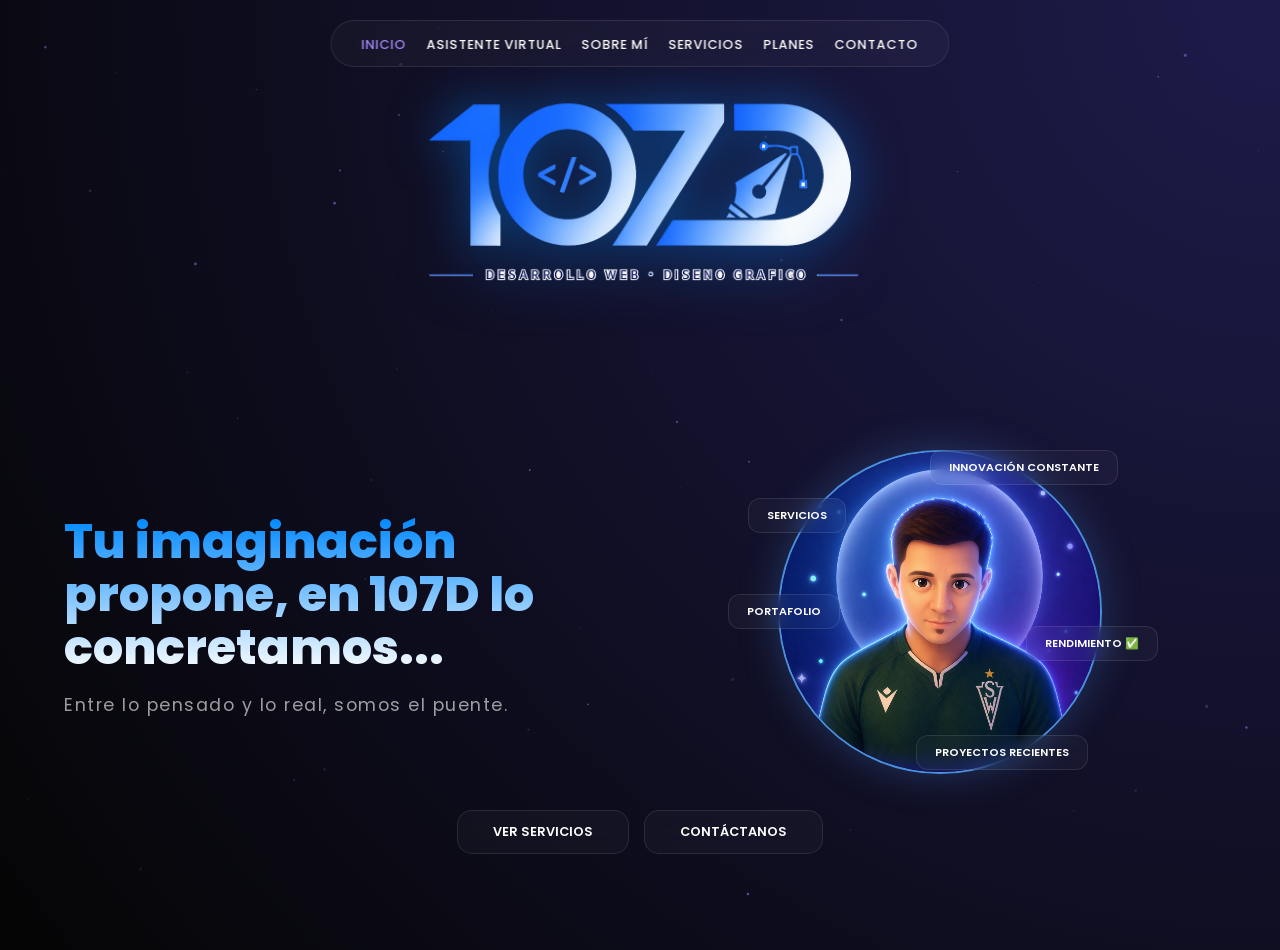
<file: index.html>
<!DOCTYPE html>
<html lang="es">
<head>
    <meta charset="UTF-8">
    <meta name="viewport" content="width=device-width, initial-scale=1.0">
    <title>107D | Tu Imaginación Concretada</title>
    <link href="https://fonts.googleapis.com/css2?family=Poppins:wght@300;400;600;800&display=swap" rel="stylesheet">
    <style>
        :root {
            --primary-bg: #050505;
            --glass: rgba(255, 255, 255, 0.03);
            --glass-border: rgba(255, 255, 255, 0.1);
            --accent: #a78bfa;
            --accent-blue: #4a90e2;
            --main-gradient: linear-gradient(to bottom, #0088ff 0%, #ffffff 100%);
        }

        body {
            background-color: var(--primary-bg);
            background-image: radial-gradient(circle at top right, #1e1b4b, #050505);
            color: white;
            font-family: 'Poppins', sans-serif;
            margin: 0;
            padding: 0;
            min-height: 100vh;
            overflow-x: hidden;
        }

        #particle-canvas {
            position: fixed;
            top: 0;
            left: 0;
            width: 100%;
            height: 100%;
            z-index: -1;
            pointer-events: none;
        }

        /* Menú Superior */
        .glass-nav-top {
            position: fixed;
            top: 20px;
            left: 50%;
            transform: translateX(-50%);
            background: var(--glass);
            backdrop-filter: blur(10px);
            -webkit-backdrop-filter: blur(10px);
            border: 1px solid var(--glass-border);
            padding: 10px 30px;
            border-radius: 50px;
            z-index: 1000;
        }

        .nav-list {
            display: flex;
            list-style: none;
            margin: 0;
            padding: 0;
            gap: 20px;
        }

        .nav-list a {
            color: white;
            text-decoration: none;
            font-size: 0.8rem;
            font-weight: 500;
            text-transform: uppercase;
            letter-spacing: 1px;
            transition: 0.3s;
        }

        .nav-list a:hover, .nav-list a.active {
            color: var(--accent);
        }

        /* Contenedor Principal Ajustado */
        .main-content {
            padding-top: 50px;
            min-height: 100vh;
            display: flex;
            flex-direction: column;
            align-items: center;
            justify-content: flex-center;
            position: relative;
            z-index: 10;
            text-align: center;
        }

        /* LOGO CENTRADO ARRIBA */
        .logo-container {
            width: 100%;
            display: flex;
            justify-content: center;
            margin-bottom: 0px;
            margin-top: -100px;
            position: relative;
    z-index: 5;
        }

        .logo-central {
            width: 500px;
            max-width: 85%;
            height: auto;
            filter: drop-shadow(0 0 25px rgba(0, 136, 255, 0.5));
        }

        /* Layout de contenido inferior */
        .content-layout {
            display: grid;
            grid-template-columns: 1fr 1fr;
            width: 90%;
            max-width: 1200px;
            align-items: center;
            gap: 40px;
        }

        .text-side {
            text-align: left;
        }

        .text-side h1 {
            font-size: 3rem;
            font-weight: 800;
            line-height: 1.1;
            margin-bottom: 15px;
            background: var(--main-gradient);
            -webkit-background-clip: text;
            -webkit-text-fill-color: transparent;
        }

        .text-side p {
            font-size: 1.1rem;
            color: rgba(255,255,255,0.6);
            letter-spacing: 1.5px;
        }

        .visual-side {
            display: flex;
            justify-content: center;
            position: relative;
        }

        .character-wrapper {
            position: relative;
            width: 320px;
            height: 320px;
        }

        .character-img {
            width: 100%;
            height: 100%;
            border-radius: 50%;
            border: 2px solid var(--accent-blue);
            box-shadow: 0 0 40px rgba(74, 144, 226, 0.3);
            object-fit: cover;
            animation: float 6s ease-in-out infinite;
        }

        /* Etiquetas */
        .tag {
            position: absolute;
            background: var(--glass);
            backdrop-filter: blur(8px);
            border: 1px solid var(--glass-border);
            padding: 8px 18px;
            border-radius: 12px;
            font-size: 11px;
            font-weight: 600;
            text-transform: uppercase;
            color: #fff;
            z-index: 20;
            transition: 0.3s;
            cursor: pointer;
        }

        .tag:hover {
            border-color: var(--accent);
            background: rgba(167, 139, 250, 0.2);
            transform: scale(1.1);
        }

        .servicios { top: 15%; left: -30px; }
        .innovacion { top: 0; right: -20px; }
        .portafolio { top: 45%; left: -50px; }
        .rendimiento { top: 55%; right: -60px; }
        .recientes { bottom: 0; right: 10px; }

        /* Botones Inferiores */
        .bottom-panel {
            margin-top: 40px;
            margin-bottom: 40px;
            display: flex;
            gap: 15px;
        }

        .btn-bottom {
            background: var(--glass);
            backdrop-filter: blur(10px);
            border: 1px solid var(--glass-border);
            color: white;
            padding: 12px 35px;
            border-radius: 15px;
            text-decoration: none;
            font-size: 0.8rem;
            font-weight: 600;
            text-transform: uppercase;
            transition: 0.3s;
        }

        .btn-bottom:hover {
            background: rgba(255,255,255,0.1);
            border-color: var(--accent);
            transform: translateY(-3px);
        }

        @keyframes float {
            0%, 100% { transform: translateY(0); }
            50% { transform: translateY(-20px); }
        }

        @media (max-width: 1000px) {
            .content-layout { grid-template-columns: 1fr; }
            .text-side { text-align: center; }
            .text-side h1 { font-size: 2.2rem; }
            .logo-central { width: 300px; }
            .main-content { padding-top: 120px; }
        }
    </style>
</head>
<body>

    <canvas id="particle-canvas"></canvas>

    <nav class="glass-nav-top">
        <ul class="nav-list">
            <li><a href="index.html" class="active">Inicio</a></li>
            <li><a href="canuia.html">Asistente Virtual</a></li>
            <li><a href="sobremi.html">Sobre Mí</a></li>
            <li><a href="servicios.html">Servicios</a></li>
            <li><a href="planes.html">Planes</a></li>
            <li><a href="contacto.html">Contacto</a></li>
        </ul>
    </nav>

    <main class="main-content">
        <div class="logo-container">
            <img src="https://elcanusw.github.io/testing/img107/logo107D.png" class="logo-central" alt="107D Logo">
        </div>

        <div class="content-layout">
            <div class="text-side">
                <h1>Tu imaginación propone, en 107D lo concretamos...</h1>
                <p>Entre lo pensado y lo real, somos el puente.</p>
            </div>

            <div class="visual-side">
                <div class="character-wrapper">
                    <img src="https://elcanusw.github.io/testing/img107/canuia2.png" alt="eLcAnu" class="character-img">
                    <div class="tag servicios" onclick="location.href='servicios.html'">Servicios</div>
                    <div class="tag innovacion">Innovación Constante</div>
                    <div class="tag portafolio">Portafolio</div>
                    <div class="tag rendimiento">Rendimiento ✅</div>
                    <div class="tag recientes">Proyectos Recientes</div>
                </div>
            </div>
        </div>

        <div class="bottom-panel">
            <a href="servicios.html" class="btn-bottom">Ver Servicios</a>
            <a href="contacto.html" class="btn-bottom">Contáctanos</a>
        </div>
    </main>

    <script>
        const canvas = document.getElementById('particle-canvas');
        const ctx = canvas.getContext('2d');
        let particles = [];

        function resize() {
            canvas.width = window.innerWidth;
            canvas.height = window.innerHeight;
            init();
        }

        class Particle {
            constructor() {
                this.x = Math.random() * canvas.width;
                this.y = Math.random() * canvas.height;
                this.size = Math.random() * 1.5 + 0.1;
                this.speedX = (Math.random() - 0.5) * 0.4;
                this.speedY = (Math.random() - 0.5) * 0.4;
                this.opacity = Math.random() * 0.5;
            }
            update() {
                this.x += this.speedX;
                this.y += this.speedY;
                if (this.x > canvas.width) this.x = 0;
                if (this.x < 0) this.x = canvas.width;
                if (this.y > canvas.height) this.y = 0;
                if (this.y < 0) this.y = canvas.height;
            }
            draw() {
                ctx.fillStyle = `rgba(167, 139, 250, ${this.opacity})`;
                ctx.beginPath();
                ctx.arc(this.x, this.y, this.size, 0, Math.PI * 2);
                ctx.fill();
            }
        }

        function init() {
            particles = [];
            const count = (canvas.width * canvas.height) / 15000;
            for (let i = 0; i < count; i++) {
                particles.push(new Particle());
            }
        }

        function animate() {
            ctx.clearRect(0, 0, canvas.width, canvas.height);
            particles.forEach(p => {
                p.update();
                p.draw();
            });
            requestAnimationFrame(animate);
        }

        window.addEventListener('resize', resize);
        resize();
        animate();
    </script>
</body>
</html>
</file>
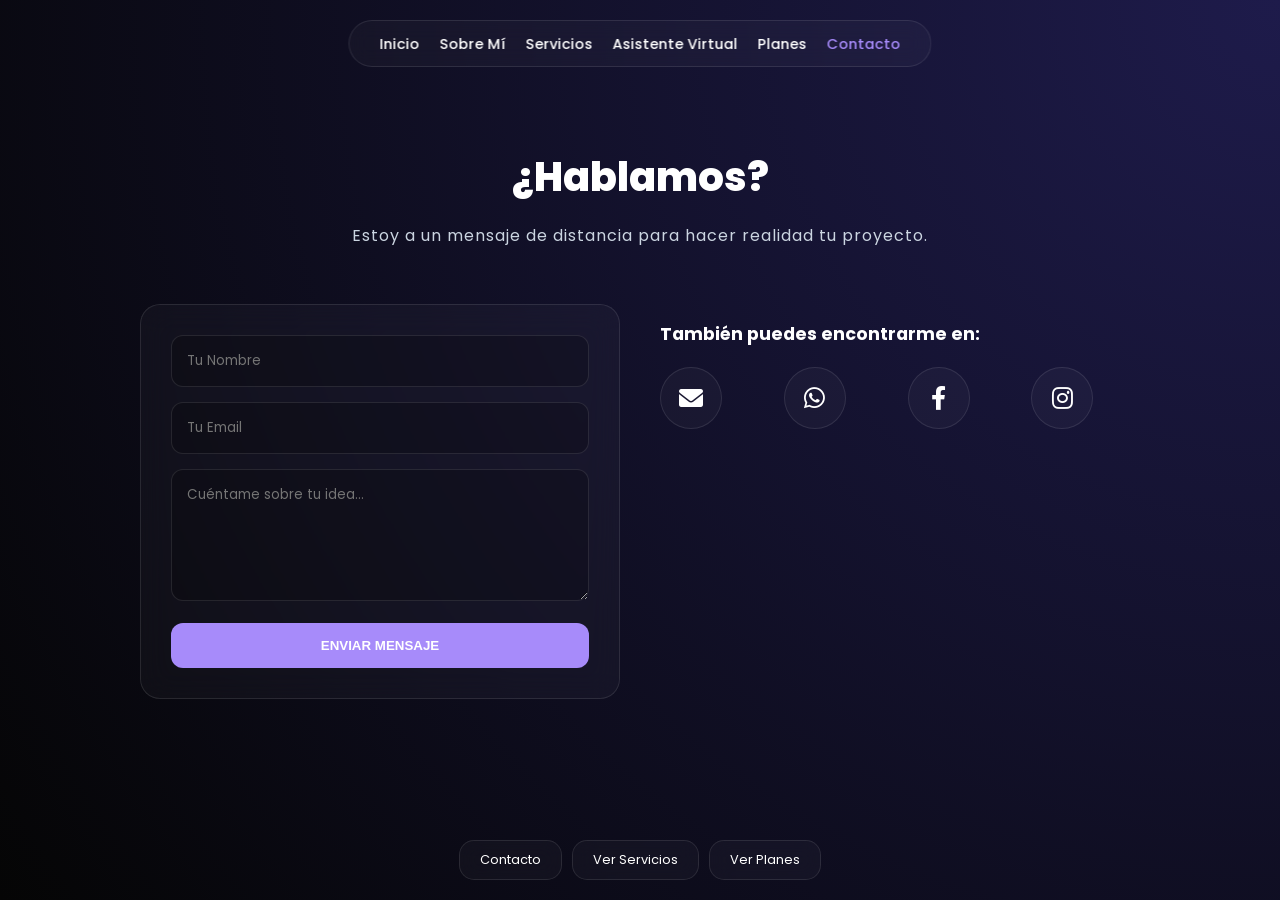
<file: contacto.html>
<!DOCTYPE html>
<html lang="es">
<head>
    <meta charset="UTF-8">
    <meta name="viewport" content="width=device-width, initial-scale=1.0">
    <title>Contacto - 107d</title>
    <link rel="stylesheet" href="style.css">
    <link rel="stylesheet" href="https://cdnjs.cloudflare.com/ajax/libs/font-awesome/6.0.0/css/all.min.css">
    <link href="https://fonts.googleapis.com/css2?family=Poppins:wght@300;400;600;800&display=swap" rel="stylesheet">
    
    <style>
        /* Estilos específicos para el formulario de contacto */
        .contact-wrapper {
            display: grid;
            grid-template-columns: repeat(auto-fit, minmax(300px, 1fr));
            gap: 40px;
            width: 90%;
            max-width: 1000px;
            margin-top: 40px;
        }

        .contact-card {
            background: var(--glass);
            backdrop-filter: blur(15px);
            border: 1px solid var(--glass-border);
            padding: 30px;
            border-radius: 20px;
        }

        .neumorph-input {
            width: 100%;
            padding: 15px;
            margin-bottom: 15px;
            background: rgba(0, 0, 0, 0.2);
            border: 1px solid var(--glass-border);
            border-radius: 12px;
            color: white;
            font-family: 'Poppins', sans-serif;
            box-sizing: border-box; /* Importante para que no se salga del cuadro */
        }

        .btn-send {
            width: 100%;
            background: var(--accent);
            color: white;
            border: none;
            padding: 15px;
            border-radius: 12px;
            font-weight: 600;
            text-transform: uppercase;
            cursor: pointer;
            transition: 0.3s;
        }

        .btn-send:hover {
            filter: brightness(1.2);
            transform: scale(1.02);
        }

        .social-grid {
            display: grid;
            grid-template-columns: repeat(auto-fit, minmax(60px, 1fr));
            gap: 15px;
            margin-top: 20px;
        }

        .social-item {
            font-size: 1.5rem;
            color: white;
            background: var(--glass);
            width: 60px;
            height: 60px;
            display: flex;
            align-items: center;
            justify-content: center;
            border-radius: 50%;
            border: 1px solid var(--glass-border);
            text-decoration: none;
            transition: 0.3s;
        }

        .social-item:hover {
            background: var(--accent);
            transform: translateY(-5px);
        }
    </style>
</head>
<body>

    <nav class="glass-nav-top">
        <ul class="nav-list">
            <li><a href="index.html">Inicio</a></li>
            <li><a href="sobremi.html">Sobre Mí</a></li>
            <li><a href="servicios.html">Servicios</a></li>
            <li><a href="canuia.html">Asistente Virtual</a></li>
            <li><a href="planes.html">Planes</a></li>
            <li><a href="contacto.html" class="active">Contacto</a></li>
        </ul>
    </nav>

    <main class="main-content">
        <div class="header-section">
            <h1 style="font-weight: 800; font-size: 2.5rem; margin-bottom: 10px;">¿Hablamos?</h1>
            <p style="color: #cbd5e1; letter-spacing: 1px;">Estoy a un mensaje de distancia para hacer realidad tu proyecto.</p>
        </div>

        <div class="contact-wrapper">
            <div class="contact-card">
                <form action="https://formspree.io/f/mvzdlqzg" method="POST">
                    <input type="text" name="nombre" placeholder="Tu Nombre" class="neumorph-input" required>
                    <input type="email" name="email" placeholder="Tu Email" class="neumorph-input" required>
                    <textarea name="mensaje" placeholder="Cuéntame sobre tu idea..." class="neumorph-input" rows="5" required></textarea>
                    
                    <input type="hidden" name="_subject" value="Nuevo mensaje desde 107d Web">
                    <input type="hidden" name="_next" value="https://elcanusw.github.io/testing/index.html">
                    
                    <button type="submit" class="btn-send">Enviar Mensaje</button>
                </form>
            </div>

            <div class="social-side" style="text-align: left;">
                <h3 style="font-size: 1.1rem; margin-bottom: 20px;">También puedes encontrarme en:</h3>
                <div class="social-grid">
                    <a href="mailto:soluciones107d@gmail.com" class="social-item" title="Gmail"><i class="fas fa-envelope"></i></a>
                    <a href="https://wa.me/56974598279" target="_blank" class="social-item" title="WhatsApp"><i class="fab fa-whatsapp"></i></a>
                    <a href="https://www.facebook.com/share/1CRWgQrXHX/" target="_blank" class="social-item" title="Facebook"><i class="fab fa-facebook-f"></i></a>
                    <a href="https://instagram.com/tu-perfil" target="_blank" class="social-item" title="Instagram"><i class="fab fa-instagram"></i></a>
                </div>
            </div>
        </div>
    </main>

    <footer class="bottom-panel">
        <a href="contacto.html" class="btn-bottom">Contacto</a>
        <a href="servicios.html" class="btn-bottom">Ver Servicios</a>
        <a href="planes.html" class="btn-bottom">Ver Planes</a>
    </footer>

</body>
</html>
</file>
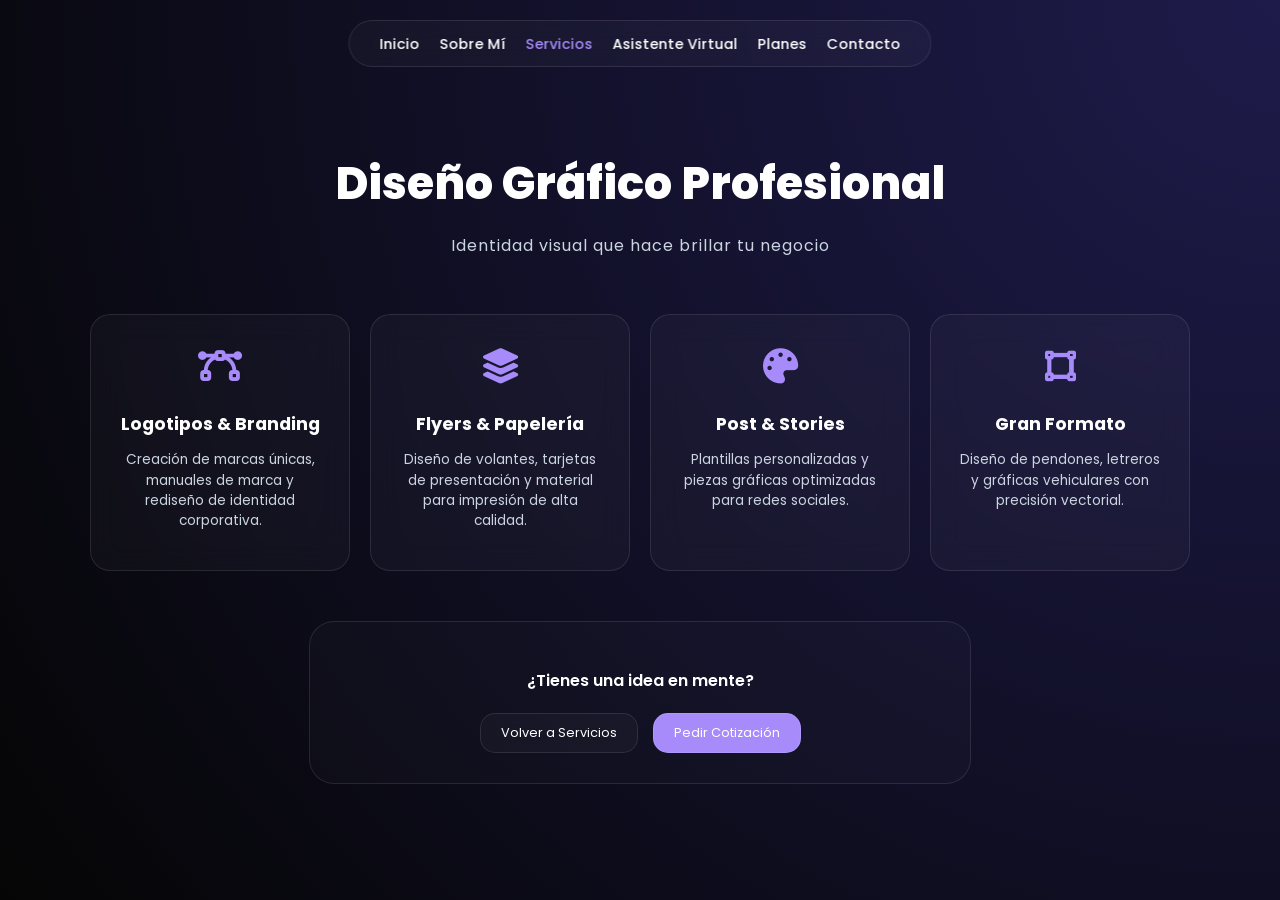
<file: diseno.html>
<!DOCTYPE html>
<html lang="es">
<head>
    <meta charset="UTF-8">
    <meta name="viewport" content="width=device-width, initial-scale=1.0">
    <title>Diseño Gráfico - 107D</title>
    <link rel="stylesheet" href="style.css">
    <link rel="stylesheet" href="https://cdnjs.cloudflare.com/ajax/libs/font-awesome/6.0.0/css/all.min.css">
    <link href="https://fonts.googleapis.com/css2?family=Poppins:wght@300;400;600;800&display=swap" rel="stylesheet">
    
    <style>
        /* Estilos específicos para la sección de diseño */
        .services-grid {
            display: grid;
            grid-template-columns: repeat(auto-fit, minmax(250px, 1fr));
            gap: 20px;
            width: 90%;
            max-width: 1100px;
            margin-top: 40px;
        }

        .service-item {
            background: var(--glass);
            backdrop-filter: blur(15px);
            border: 1px solid var(--glass-border);
            padding: 25px;
            border-radius: 20px;
            transition: 0.3s;
            text-align: center;
        }

        .service-item:hover {
            transform: translateY(-10px);
            background: rgba(255, 255, 255, 0.1);
            border-color: #a78bfa;
        }

        .icon-modern {
            font-size: 2.2rem;
            color: #a78bfa;
            margin-bottom: 15px;
        }

        .service-item h3 {
            font-size: 1.1rem;
            margin-bottom: 10px;
        }

        .service-item p {
            font-size: 0.85rem;
            color: #cbd5e1;
            line-height: 1.5;
        }

        .action-bar {
            margin-top: 50px;
            padding: 30px;
            background: rgba(255, 255, 255, 0.02);
            border-radius: 25px;
            border: 1px solid var(--glass-border);
            width: 85%;
            max-width: 600px;
        }

        .btn-highlight {
            background: #a78bfa !important;
            color: white !important;
        }
    </style>
</head>
<body>

    <nav class="glass-nav-top">
        <ul class="nav-list">
            <li><a href="index.html">Inicio</a></li>
            <li><a href="sobremi.html">Sobre Mí</a></li>
            <li><a href="servicios.html" class="active">Servicios</a></li>
            <li><a href="canuia.html">Asistente Virtual</a></li>
            <li><a href="planes.html">Planes</a></li>
            <li><a href="contacto.html">Contacto</a></li>
        </ul>
    </nav>

    <main class="main-content">
        <div class="header-section">
            <h1 style="font-size: 2.8rem; font-weight: 800; margin-bottom: 10px;">Diseño Gráfico Profesional</h1>
            <p style="color: #cbd5e1; letter-spacing: 1px;">Identidad visual que hace brillar tu negocio</p>
        </div>

        <div class="services-grid">
            <div class="service-item">
                <div class="icon-modern"><i class="fas fa-bezier-curve"></i></div>
                <h3>Logotipos & Branding</h3>
                <p>Creación de marcas únicas, manuales de marca y rediseño de identidad corporativa.</p>
            </div>

            <div class="service-item">
                <div class="icon-modern"><i class="fas fa-layer-group"></i></div>
                <h3>Flyers & Papelería</h3>
                <p>Diseño de volantes, tarjetas de presentación y material para impresión de alta calidad.</p>
            </div>

            <div class="service-item">
                <div class="icon-modern"><i class="fas fa-palette"></i></div>
                <h3>Post & Stories</h3>
                <p>Plantillas personalizadas y piezas gráficas optimizadas para redes sociales.</p>
            </div>

            <div class="service-item">
                <div class="icon-modern"><i class="fas fa-vector-square"></i></div>
                <h3>Gran Formato</h3>
                <p>Diseño de pendones, letreros y gráficas vehiculares con precisión vectorial.</p>
            </div>
        </div>

        <div class="action-bar">
            <p style="font-weight: 600; margin-bottom: 20px;">¿Tienes una idea en mente?</p>
            <div style="display: flex; gap: 15px; justify-content: center; flex-wrap: wrap;">
                <a href="servicios.html" class="btn-bottom" style="position: static; transform: none; width: auto;">Volver a Servicios</a>
                <a href="contacto.html" class="btn-bottom btn-highlight" style="position: static; transform: none; width: auto;">Pedir Cotización</a>
            </div>
        </div>
    </main>
</body>
</html>
</file>
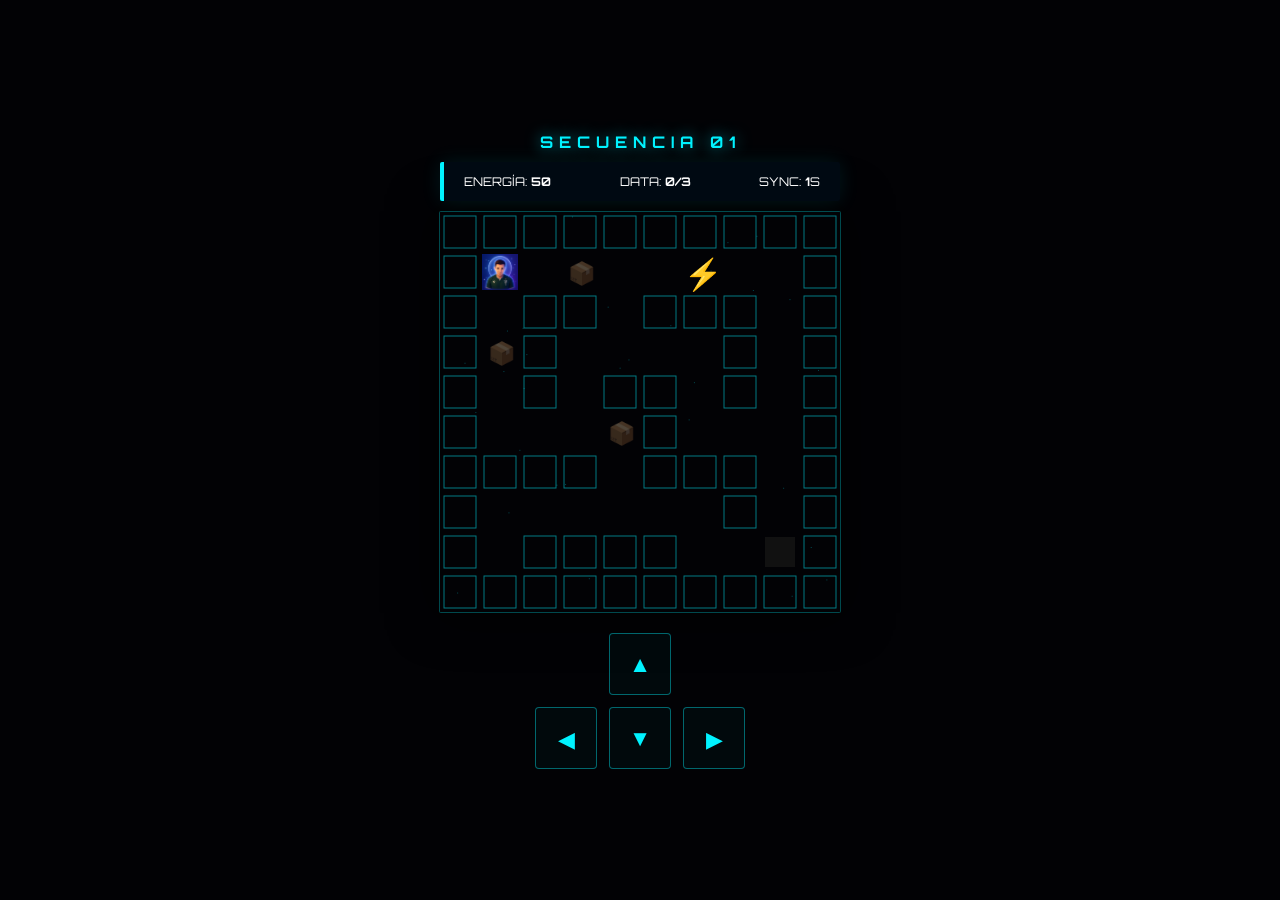
<file: eskpak.html>
<!DOCTYPE html>
<html lang="es">
<head>
    <meta charset="UTF-8">
    <meta name="viewport" content="width=device-width, initial-scale=1.0, maximum-scale=1.0, user-scalable=no">
    <title>107D: Neural Recovery</title>
    <style>
        @import url('https://fonts.googleapis.com/css2?family=Orbitron:wght@400;700&display=swap');

        body { 
            background: #020205; 
            color: white; 
            font-family: 'Orbitron', sans-serif; 
            display: flex; 
            flex-direction: column; 
            align-items: center; 
            justify-content: center; 
            min-height: 100vh; 
            margin: 0; 
            overflow: hidden; 
            touch-action: none; 
        }

        #ui-layer {
            width: 90%;
            max-width: 400px;
            z-index: 10;
        }

        .hud { 
            background: rgba(0, 10, 20, 0.9); 
            padding: 12px 20px; 
            border-radius: 2px; 
            border-left: 4px solid #00f2ff; 
            margin-bottom: 10px; 
            display: flex; 
            justify-content: space-between; 
            box-shadow: 0 0 20px rgba(0, 242, 255, 0.1);
            font-size: 0.75rem;
            text-transform: uppercase;
        }

        canvas { 
            border: 1px solid rgba(0, 242, 255, 0.3); 
            background: #000; 
            box-shadow: 0 0 50px rgba(0, 0, 0, 1); 
            border-radius: 2px;
        }

        .controls { 
            display: grid; 
            grid-template-columns: repeat(3, 1fr); 
            gap: 12px; 
            margin-top: 20px; 
            z-index: 10;
        }

        .btn { 
            width: 60px; 
            height: 60px; 
            background: rgba(0, 242, 255, 0.03); 
            border: 1px solid rgba(0, 242, 255, 0.4); 
            border-radius: 4px; 
            display: flex; 
            align-items: center; 
            justify-content: center; 
            font-size: 1.4rem; 
            color: #00f2ff; 
            user-select: none; 
            -webkit-tap-highlight-color: transparent;
            transition: all 0.1s ease;
        }

        .btn:active { 
            background: rgba(0, 242, 255, 0.2); 
            border-color: #00f2ff;
            transform: scale(0.95);
        }

        #lvl-tag { 
            color: #00f2ff; 
            font-weight: 700; 
            text-transform: uppercase; 
            letter-spacing: 6px; 
            margin-bottom: 10px; 
            text-shadow: 0 0 15px rgba(0, 242, 255, 0.6); 
            font-size: 1rem;
            text-align: center;
        }

        .stat-val { color: #fff; font-weight: 700; }
    </style>
</head>
<body>

    <div id="ui-layer">
        <div id="lvl-tag">Secuencia 01</div>
        <div class="hud">
            <span>Energía: <b class="stat-val" id="moves">50</b></span>
            <span>Data: <b class="stat-val" id="items">0/3</b></span>
            <span>Sync: <b class="stat-val" id="timer">0</b>s</span>
        </div>
    </div>

    <canvas id="gameCanvas"></canvas>

    <div class="controls">
        <div></div><div class="btn" onpointerdown="move('up')">▲</div><div></div>
        <div class="btn" onpointerdown="move('left')">◀</div><div class="btn" onpointerdown="move('down')">▼</div><div class="btn" onpointerdown="move('right')">▶</div>
    </div>

    <script>
        const canvas = document.getElementById('gameCanvas');
        const ctx = canvas.getContext('2d');
        const gridSize = 10;
        const tileSize = Math.min(window.innerWidth / 11, 40);
        canvas.width = gridSize * tileSize;
        canvas.height = gridSize * tileSize;

        let level = 1;
        let moves = 50;
        let itemsCollected = 0;
        let itemsNeeded = 3;
        let time = 0;
        let gameActive = true;
        let frame = 0;

        let stars = Array.from({length: 30}, () => ({ 
            x: Math.random() * canvas.width, 
            y: Math.random() * canvas.height, 
            s: 0.2 + Math.random() * 0.8 
        }));

        const canuImg = new Image();
        canuImg.src = 'https://elcanusw.github.io/testing/img107/canuia2.png';

        let player = { x: 1, y: 1 };
        let chispas = [{ x: 5, y: 1, dx: 1, dy: 0 }];

        const levels = {
            1: [[1,1,1,1,1,1,1,1,1,1],[1,0,0,2,0,0,0,0,0,1],[1,0,1,1,0,1,1,1,0,1],[1,2,1,0,0,0,0,1,0,1],[1,0,1,0,1,1,0,1,0,1],[1,0,0,0,2,1,0,0,0,1],[1,1,1,1,0,1,1,1,0,1],[1,0,0,0,0,0,0,1,0,1],[1,0,1,1,1,1,0,0,5,1],[1,1,1,1,1,1,1,1,1,1]],
            2: [[1,1,1,1,1,1,1,1,1,1],[1,0,2,0,0,0,0,2,0,1],[1,0,1,1,1,1,1,1,0,1],[1,0,1,0,0,0,0,0,0,1],[1,2,1,0,1,1,1,1,0,1],[1,0,0,0,2,0,0,1,0,1],[1,1,1,1,1,1,0,1,0,1],[1,0,0,0,0,0,0,0,0,1],[1,0,1,1,0,1,1,1,5,1],[1,1,1,1,1,1,1,1,1,1]],
            3: [[1,1,1,1,1,1,1,1,1,1],[1,0,0,0,2,0,0,0,2,1],[1,1,0,1,1,1,1,1,0,1],[1,0,0,0,0,2,0,0,0,1],[1,0,1,1,1,1,1,1,0,1],[1,0,1,0,0,0,0,1,0,1],[1,2,1,0,1,1,0,1,0,1],[1,0,0,0,2,0,0,0,0,1],[1,1,1,1,1,1,0,1,5,1],[1,1,1,1,1,1,1,1,1,1]],
            4: [[1,1,1,1,1,1,1,1,1,1],[1,2,0,2,0,2,0,2,0,1],[1,1,1,1,1,1,1,1,0,1],[1,0,0,0,0,0,0,0,0,1],[1,0,1,1,1,1,1,1,1,1],[1,0,2,0,2,0,2,0,2,1],[1,1,1,1,1,1,1,1,0,1],[1,0,0,0,0,0,0,0,0,1],[1,0,1,1,1,1,1,1,5,1],[1,1,1,1,1,1,1,1,1,1]],
            5: [[1,1,1,1,1,1,1,1,1,1],[1,0,2,0,2,0,2,0,0,1],[1,0,1,1,1,0,1,1,0,1],[1,2,1,5,1,0,1,2,0,1],[1,0,1,0,1,0,1,0,0,1],[1,0,0,0,0,0,0,0,2,1],[1,1,1,1,1,1,1,1,0,1],[1,0,2,0,2,0,2,0,0,1],[1,0,0,0,0,0,0,0,0,1],[1,1,1,1,1,1,1,1,1,1]]
        };

        let maze = JSON.parse(JSON.stringify(levels[1]));

        function draw() {
            if(!gameActive) return;
            frame++;
            ctx.fillStyle = "#020205";
            ctx.fillRect(0, 0, canvas.width, canvas.height);

            stars.forEach(s => {
                s.y += s.s;
                if(s.y > canvas.height) s.y = 0;
                ctx.fillStyle = "rgba(0, 242, 255, 0.3)";
                ctx.fillRect(s.x, s.y, 1, 1);
            });

            for(let y=0; y<gridSize; y++) {
                for(let x=0; x<gridSize; x++) {
                    let px = x * tileSize, py = y * tileSize;
                    if(maze[y][x] === 1) {
                        ctx.strokeStyle = "rgba(0, 242, 255, 0.5)";
                        ctx.strokeRect(px + 4, py + 4, tileSize - 8, tileSize - 8);
                    } else if(maze[y][x] === 2) {
                        ctx.font = `${tileSize/1.8}px Arial`;
                        ctx.fillText("📦", px + tileSize/5, py + tileSize/1.4);
                    } else if(maze[y][x] === 5) {
                        ctx.fillStyle = itemsCollected >= itemsNeeded ? "#0f0" : "#111";
                        ctx.fillRect(px + 5, py + 5, tileSize - 10, tileSize - 10);
                    }
                }
            }

            if(frame % 35 === 0) {
                chispas.forEach(c => {
                    let nx = c.x + c.dx, ny = c.y + c.dy;
                    if(!maze[ny] || maze[ny][nx] === 1 || maze[ny][nx] === 5) {
                        c.dx *= -1; c.dy *= -1;
                    } else { c.x = nx; c.y = ny; }
                });
            }

            chispas.forEach(c => {
                ctx.font = `${tileSize/1.3}px Arial`;
                ctx.fillText("⚡", c.x * tileSize + 4, c.y * tileSize + tileSize/1.2);
                if(c.x === player.x && c.y === player.y) moves -= 0.1;
            });

            if(canuImg.complete) {
                ctx.drawImage(canuImg, player.x * tileSize + 2, player.y * tileSize + 2, tileSize - 4, tileSize - 4);
            }

            requestAnimationFrame(draw);
        }

        function move(dir) {
            if(!gameActive) return;
            let nx = player.x, ny = player.y;
            if(dir === 'up') ny--; if(dir === 'down') ny++; 
            if(dir === 'left') nx--; if(dir === 'right') nx++;
            if(maze[ny] && maze[ny][nx] !== 1) {
                player.x = nx; player.y = ny; 
                moves--;
                if(maze[ny][nx] === 2) { itemsCollected++; maze[ny][nx] = 0; }
                if(maze[ny][nx] === 5 && itemsCollected >= itemsNeeded) nextLevel();
                updateUI();
            }
        }

        function nextLevel() {
            level++;
            if(level > 5) { alert("SISTEMA RESTAURADO"); location.reload(); }
            else {
                maze = JSON.parse(JSON.stringify(levels[level]));
                player = { x: 1, y: 1 };
                itemsCollected = 0;
                itemsNeeded = (level >= 3 ? 4 : 3);
                moves = 55 - (level * 3);
                document.getElementById('lvl-tag').innerText = "Secuencia 0" + level;
                if(level % 2 === 0) chispas.push({x: 8, y: 8, dx: -1, dy: 0});
                updateUI();
            }
        }

        function updateUI() {
            document.getElementById('moves').innerText = Math.max(0, Math.floor(moves));
            document.getElementById('items').innerText = `${itemsCollected}/${itemsNeeded}`;
            if(moves <= 0 && gameActive) { alert("ENERGÍA AGOTADA"); location.reload(); }
        }

        setInterval(() => { if(gameActive) { time++; document.getElementById('timer').innerText = time; } }, 1000);
        window.addEventListener('keydown', e => { if(e.key.includes("Arrow")) move(e.key.replace("Arrow","").toLowerCase()); });
        canuImg.onload = () => requestAnimationFrame(draw);
    </script>
</body>
</html>
</file>
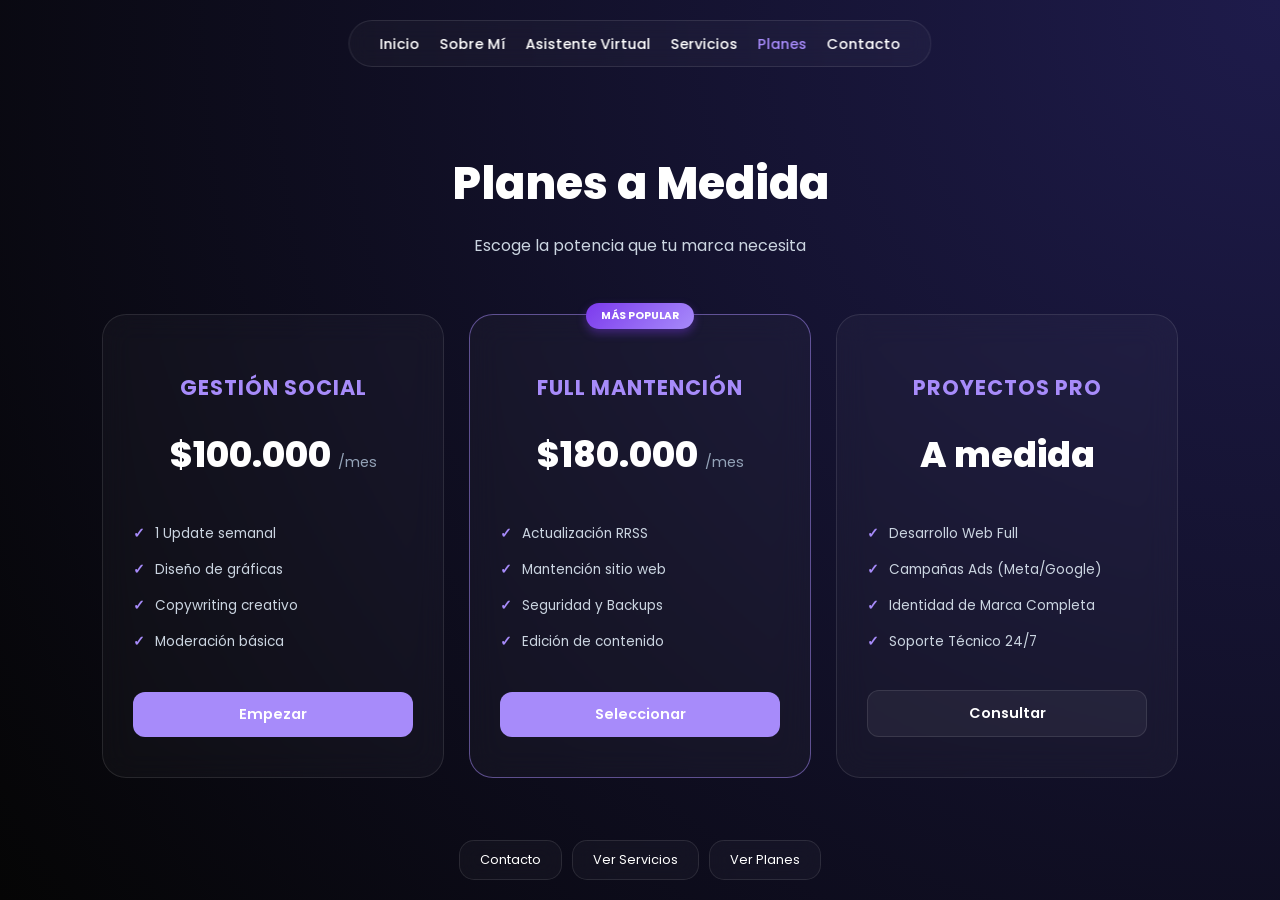
<file: planes.html>
<!DOCTYPE html>
<html lang="es">
<head>
    <meta charset="UTF-8">
    <meta name="viewport" content="width=device-width, initial-scale=1.0">
    <title>Planes - 107D</title>
    <link rel="stylesheet" href="style.css">
    <link rel="stylesheet" href="https://cdnjs.cloudflare.com/ajax/libs/font-awesome/6.0.0/css/all.min.css">
    <link href="https://fonts.googleapis.com/css2?family=Poppins:wght@300;400;600;800&display=swap" rel="stylesheet">
    
    <style>
        /* Estilos específicos para las tarjetas de planes */
        .planes-grid {
            display: flex;
            flex-wrap: wrap;
            justify-content: center;
            gap: 25px;
            width: 95%;
            max-width: 1100px;
            margin-top: 40px;
        }

        .plan-card {
            background: var(--glass);
            backdrop-filter: blur(15px);
            border: 1px solid var(--glass-border);
            border-radius: 24px;
            padding: 40px 30px;
            width: 280px;
            text-align: center;
            transition: 0.4s cubic-bezier(0.175, 0.885, 0.32, 1.275);
            position: relative;
            display: flex;
            flex-direction: column;
        }

        .plan-card:hover {
            transform: translateY(-12px);
            border-color: #a78bfa;
            background: rgba(255, 255, 255, 0.08);
            box-shadow: 0 20px 40px rgba(0, 0, 0, 0.4);
        }

        .plan-card h2 {
            font-size: 1.3rem;
            margin-bottom: 10px;
            color: #a78bfa;
            text-transform: uppercase;
            letter-spacing: 1px;
        }

        .plan-price {
            font-size: 2.2rem;
            font-weight: 800;
            margin: 15px 0;
            color: #fff;
        }

        .plan-price span {
            font-size: 0.9rem;
            color: #94a3b8;
            font-weight: 400;
        }

        .plan-features {
            list-style: none;
            padding: 0;
            margin: 20px 0 30px 0;
            text-align: left;
            flex-grow: 1;
        }

        .plan-features li {
            padding: 8px 0;
            color: #cbd5e1;
            font-size: 0.85rem;
            display: flex;
            align-items: center;
        }

        .plan-features li::before {
            content: "✓";
            color: #a78bfa;
            font-weight: bold;
            margin-right: 10px;
        }

        .badge {
            position: absolute;
            top: -12px;
            left: 50%;
            transform: translateX(-50%);
            background: linear-gradient(135deg, #7c3aed, #a78bfa);
            padding: 5px 15px;
            border-radius: 20px;
            font-size: 0.65rem;
            font-weight: bold;
            text-transform: uppercase;
            box-shadow: 0 4px 10px rgba(124, 58, 237, 0.4);
        }

        .btn-plan {
            background: #a78bfa;
            color: white;
            padding: 12px;
            border-radius: 12px;
            text-decoration: none;
            font-weight: 600;
            font-size: 0.9rem;
            transition: 0.3s;
        }

        .btn-plan:hover {
            background: #7c3aed;
            transform: scale(1.05);
        }

        .btn-outline {
            background: rgba(255, 255, 255, 0.05);
            border: 1px solid var(--glass-border);
        }
    </style>
</head>
<body>

    <nav class="glass-nav-top">
        <ul class="nav-list">
            <li><a href="index.html">Inicio</a></li>
            <li><a href="sobremi.html">Sobre Mí</a></li>
            <li><a href="canuia.html">Asistente Virtual</a></li>
            <li><a href="servicios.html">Servicios</a></li>
            <li><a href="planes.html" class="active">Planes</a></li>
            <li><a href="contacto.html">Contacto</a></li>
        </ul>
    </nav>

    <main class="main-content">
        <div class="header-section">
            <h1 style="font-size: 2.8rem; font-weight: 800; margin-bottom: 10px;">Planes a Medida</h1>
            <p style="color: #cbd5e1;">Escoge la potencia que tu marca necesita</p>
        </div>

        <div class="planes-grid">
            
            <div class="plan-card">
                <h2>Gestión Social</h2>
                <div class="plan-price">$100.000 <span>/mes</span></div>
                <ul class="plan-features">
                    <li>1 Update semanal</li>
                    <li>Diseño de gráficas</li>
                    <li>Copywriting creativo</li>
                    <li>Moderación básica</li>
                </ul>
                <a href="contacto.html" class="btn-plan">Empezar</a>
            </div>

            <div class="plan-card" style="border-color: rgba(167, 139, 250, 0.5);">
                <div class="badge">Más Popular</div>
                <h2>Full Mantención</h2>
                <div class="plan-price">$180.000 <span>/mes</span></div>
                <ul class="plan-features">
                    <li>Actualización RRSS</li>
                    <li>Mantención sitio web</li>
                    <li>Seguridad y Backups</li>
                    <li>Edición de contenido</li>
                </ul>
                <a href="contacto.html" class="btn-plan">Seleccionar</a>
            </div>

            <div class="plan-card">
                <h2>Proyectos Pro</h2>
                <div class="plan-price">A medida</div>
                <ul class="plan-features">
                    <li>Desarrollo Web Full</li>
                    <li>Campañas Ads (Meta/Google)</li>
                    <li>Identidad de Marca Completa</li>
                    <li>Soporte Técnico 24/7</li>
                </ul>
                <a href="contacto.html" class="btn-plan btn-outline">Consultar</a>
            </div>

        </div>
    </main>

    <footer class="bottom-panel">
        <a href="contacto.html" class="btn-bottom">Contacto</a>
        <a href="servicios.html" class="btn-bottom">Ver Servicios</a>
        <a href="planes.html" class="btn-bottom">Ver Planes</a>
    </footer>

</body>
</html>
</file>
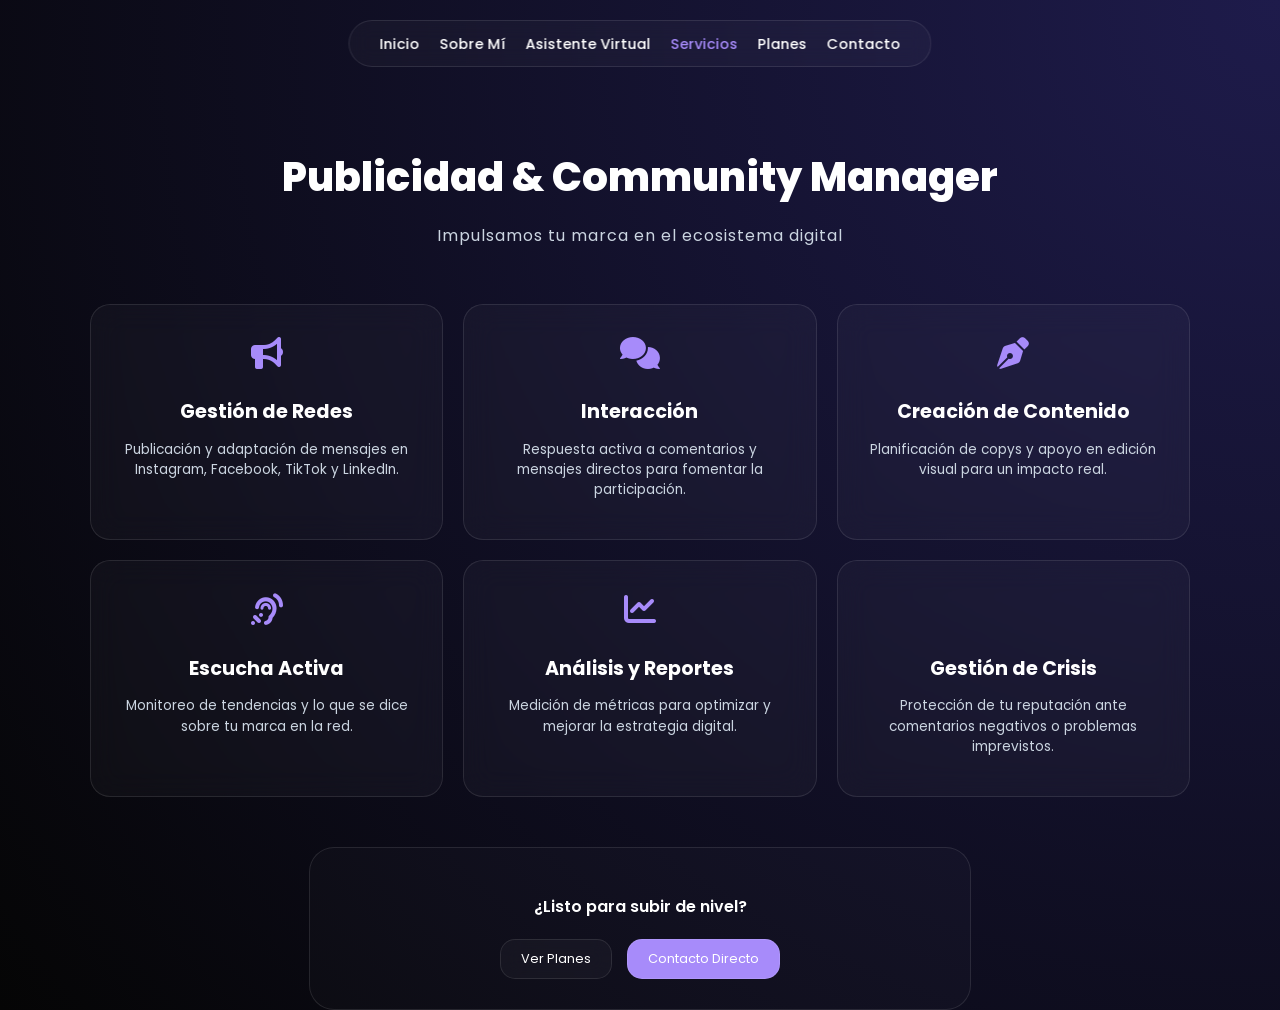
<file: publicidad.html>
<!DOCTYPE html>
<html lang="es">
<head>
    <meta charset="UTF-8">
    <meta name="viewport" content="width=device-width, initial-scale=1.0">
    <title>Publicidad Digital - 107D</title>
    <link rel="stylesheet" href="style.css">
    <link rel="stylesheet" href="https://cdnjs.cloudflare.com/ajax/libs/font-awesome/6.0.0/css/all.min.css">
    <link href="https://fonts.googleapis.com/css2?family=Poppins:wght@300;400;600;800&display=swap" rel="stylesheet">
    
    <style>
        /* Estilos específicos para la cuadrícula de publicidad */
        .services-grid {
            display: grid;
            grid-template-columns: repeat(auto-fit, minmax(280px, 1fr));
            gap: 20px;
            width: 90%;
            max-width: 1100px;
            margin-top: 40px;
        }

        .service-item {
            background: var(--glass);
            backdrop-filter: blur(15px);
            border: 1px solid var(--glass-border);
            padding: 25px;
            border-radius: 20px;
            transition: 0.3s;
            text-align: center;
        }

        .service-item:hover {
            transform: translateY(-10px);
            background: rgba(255, 255, 255, 0.1);
            border-color: #a78bfa;
        }

        .icon-modern {
            font-size: 2rem;
            color: #a78bfa;
            margin-bottom: 15px;
        }

        .service-item h3 {
            font-size: 1.2rem;
            margin-bottom: 10px;
            color: white;
        }

        .service-item p {
            font-size: 0.85rem;
            color: #cbd5e1;
            line-height: 1.5;
        }

        .action-bar {
            margin-top: 50px;
            padding: 30px;
            background: rgba(255, 255, 255, 0.02);
            border-radius: 25px;
            border: 1px solid var(--glass-border);
            width: 80%;
            max-width: 600px;
        }

        .btn-highlight {
            background: #a78bfa !important;
            color: white !important;
        }
    </style>
</head>
<body>

    <nav class="glass-nav-top">
        <ul class="nav-list">
            <li><a href="index.html">Inicio</a></li>
            <li><a href="sobremi.html">Sobre Mí</a></li>
            <li><a href="canuia.html">Asistente Virtual</a></li>
            <li><a href="servicios.html" class="active">Servicios</a></li>
            <li><a href="planes.html">Planes</a></li>
            <li><a href="contacto.html">Contacto</a></li>
        </ul>
    </nav>

    <main class="main-content">
        <div class="header-section">
            <h1 style="font-size: 2.5rem; font-weight: 800; margin-bottom: 10px;">Publicidad & Community Manager</h1>
            <p style="color: #cbd5e1; letter-spacing: 1px;">Impulsamos tu marca en el ecosistema digital</p>
        </div>

        <div class="services-grid">
            <div class="service-item">
                <div class="icon-modern"><i class="fas fa-bullhorn"></i></div>
                <h3>Gestión de Redes</h3>
                <p>Publicación y adaptación de mensajes en Instagram, Facebook, TikTok y LinkedIn.</p>
            </div>

            <div class="service-item">
                <div class="icon-modern"><i class="fas fa-comments"></i></div>
                <h3>Interacción</h3>
                <p>Respuesta activa a comentarios y mensajes directos para fomentar la participación.</p>
            </div>

            <div class="service-item">
                <div class="icon-modern"><i class="fas fa-pen-nib"></i></div>
                <h3>Creación de Contenido</h3>
                <p>Planificación de copys y apoyo en edición visual para un impacto real.</p>
            </div>

            <div class="service-item">
                <div class="icon-modern"><i class="fas fa-ear-listen"></i></div>
                <h3>Escucha Activa</h3>
                <p>Monitoreo de tendencias y lo que se dice sobre tu marca en la red.</p>
            </div>

            <div class="service-item">
                <div class="icon-modern"><i class="fas fa-chart-line"></i></div>
                <h3>Análisis y Reportes</h3>
                <p>Medición de métricas para optimizar y mejorar la estrategia digital.</p>
            </div>

            <div class="service-item">
                <div class="icon-modern"><i class="fas fa-shield-halved"></i></div>
                <h3>Gestión de Crisis</h3>
                <p>Protección de tu reputación ante comentarios negativos o problemas imprevistos.</p>
            </div>
        </div>

        <div class="action-bar">
            <p style="font-weight: 600; margin-bottom: 20px;">¿Listo para subir de nivel?</p>
            <div style="display: flex; gap: 15px; justify-content: center; flex-wrap: wrap;">
                <a href="planes.html" class="btn-bottom" style="position: static; transform: none; width: auto;">Ver Planes</a>
                <a href="contacto.html" class="btn-bottom btn-highlight" style="position: static; transform: none; width: auto;">Contacto Directo</a>
            </div>
        </div>
    </main>
</body>
</html>
</file>
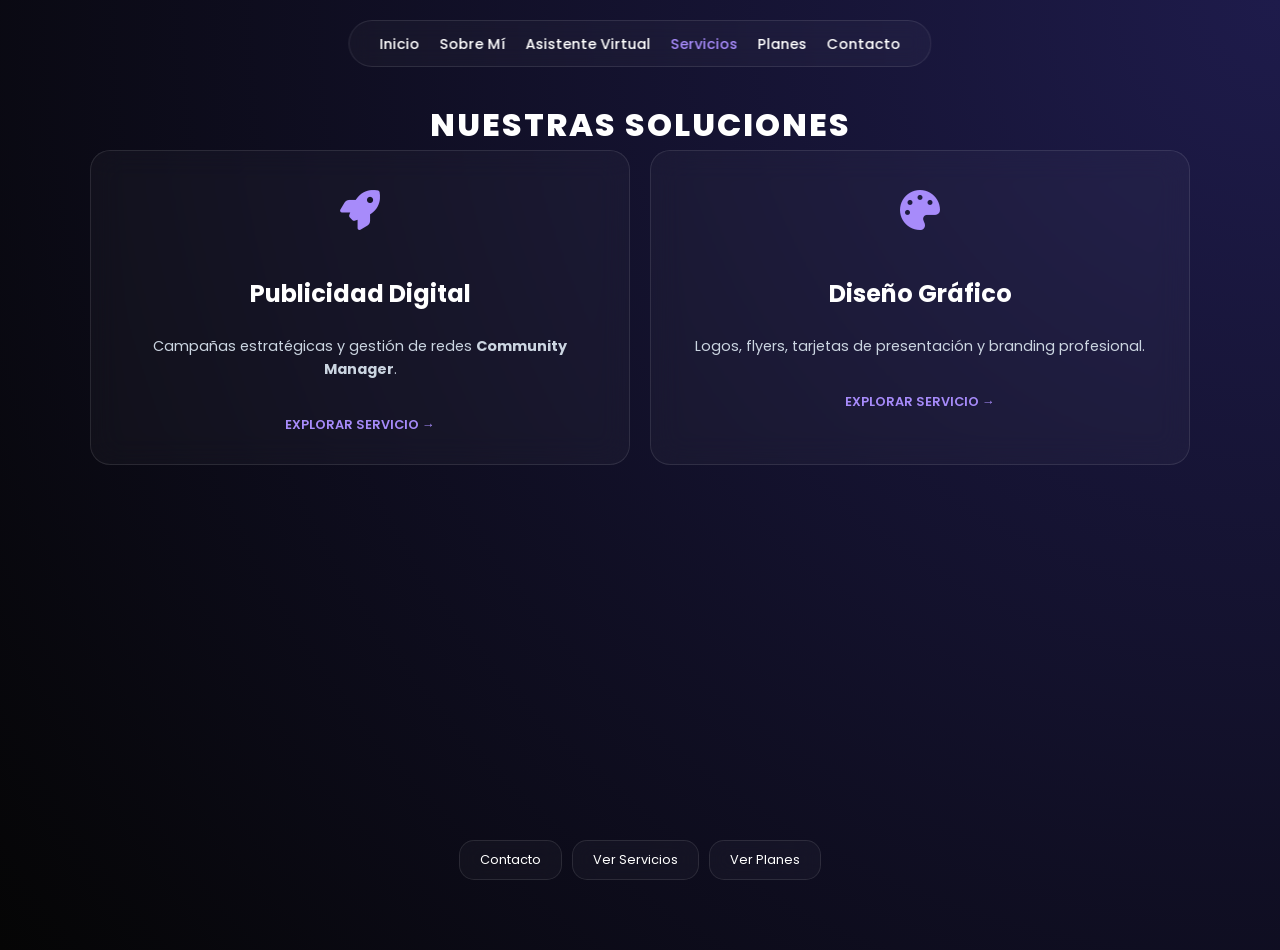
<file: servicios.html>
<!DOCTYPE html>
<html lang="es">
<head>
    <meta charset="UTF-8">
    <meta name="viewport" content="width=device-width, initial-scale=1.0">
    <title>Servicios - 107D</title>
    <link rel="stylesheet" href="style.css"> 
    <link href="https://fonts.googleapis.com/css2?family=Poppins:wght@300;400;600;800&display=swap" rel="stylesheet">
    <link rel="stylesheet" href="https://cdnjs.cloudflare.com/ajax/libs/font-awesome/6.0.0/css/all.min.css">
    
    <style>
        /* Estilos específicos para las cajas de servicios que no estaban en el CSS global */
        .services-grid {
            display: grid;
            grid-template-columns: repeat(auto-fit, minmax(300px, 1fr));
            gap: 20px;
            width: 90%;
            max-width: 1100px;
            margin-top: 100px; /* Para que no lo tape el menú */
        }

        .service-box {
            background: var(--glass);
            backdrop-filter: blur(15px);
            border: 1px solid var(--glass-border);
            padding: 30px;
            border-radius: 20px;
            text-decoration: none;
            color: white;
            transition: 0.3s;
            display: flex;
            flex-direction: column;
            align-items: center;
            text-align: center;
        }

        .service-box:hover {
            background: rgba(255, 255, 255, 0.1);
            transform: translateY(-10px);
            box-shadow: 0 10px 30px rgba(139, 92, 246, 0.2);
        }

        .icon-modern {
            font-size: 2.5rem;
            margin-bottom: 15px;
            color: #a78bfa;
        }

        .service-box h2 {
            font-size: 1.5rem;
            margin-bottom: 10px;
        }

        .service-box p {
            font-size: 0.9rem;
            color: #cbd5e1;
            line-height: 1.6;
        }

        .view-more {
            margin-top: 20px;
            font-weight: 600;
            font-size: 0.8rem;
            text-transform: uppercase;
            color: #a78bfa;
        }

        .section-title {
            position: absolute;
            top: 80px;
            font-size: 2rem;
            font-weight: 800;
            text-transform: uppercase;
            letter-spacing: 2px;
        }
    </style>
</head>
<body>

    <nav class="glass-nav-top">
        <ul class="nav-list">
            <li><a href="index.html">Inicio</a></li>
            <li><a href="sobremi.html">Sobre Mí</a></li>
            <li><a href="canuia.html">Asistente Virtual</a></li>
            <li><a href="servicios.html" class="active">Servicios</a></li>
            <li><a href="planes.html">Planes</a></li>
            <li><a href="contacto.html">Contacto</a></li>
        </ul>
    </nav>

    <main style="display: flex; flex-direction: column; align-items: center; min-height: 100vh; padding-top: 50px;">
        
        <h1 class="section-title">Nuestras Soluciones</h1>

        <div class="services-grid">
            
            <a href="publicidad.html" class="service-box">
                <div class="icon-modern"><i class="fas fa-rocket"></i></div>
                <h2>Publicidad Digital</h2>
                <p>Campañas estratégicas y gestión de redes <b>Community Manager</b>.</p>
                <span class="view-more">Explorar servicio →</span>
            </a>

            <a href="diseno.html" class="service-box">
                <div class="icon-modern"><i class="fas fa-palette"></i></div>
                <h2>Diseño Gráfico</h2>
                <p>Logos, flyers, tarjetas de presentación y branding profesional.</p>
                <span class="view-more">Explorar servicio →</span>
            </a>

        </div>
    </main>

    <footer class="bottom-panel">
        <a href="contacto.html" class="btn-bottom">Contacto</a>
        <a href="servicios.html" class="btn-bottom">Ver Servicios</a>
        <a href="planes.html" class="btn-bottom">Ver Planes</a>
    </footer>

</body>
</html>
</file>
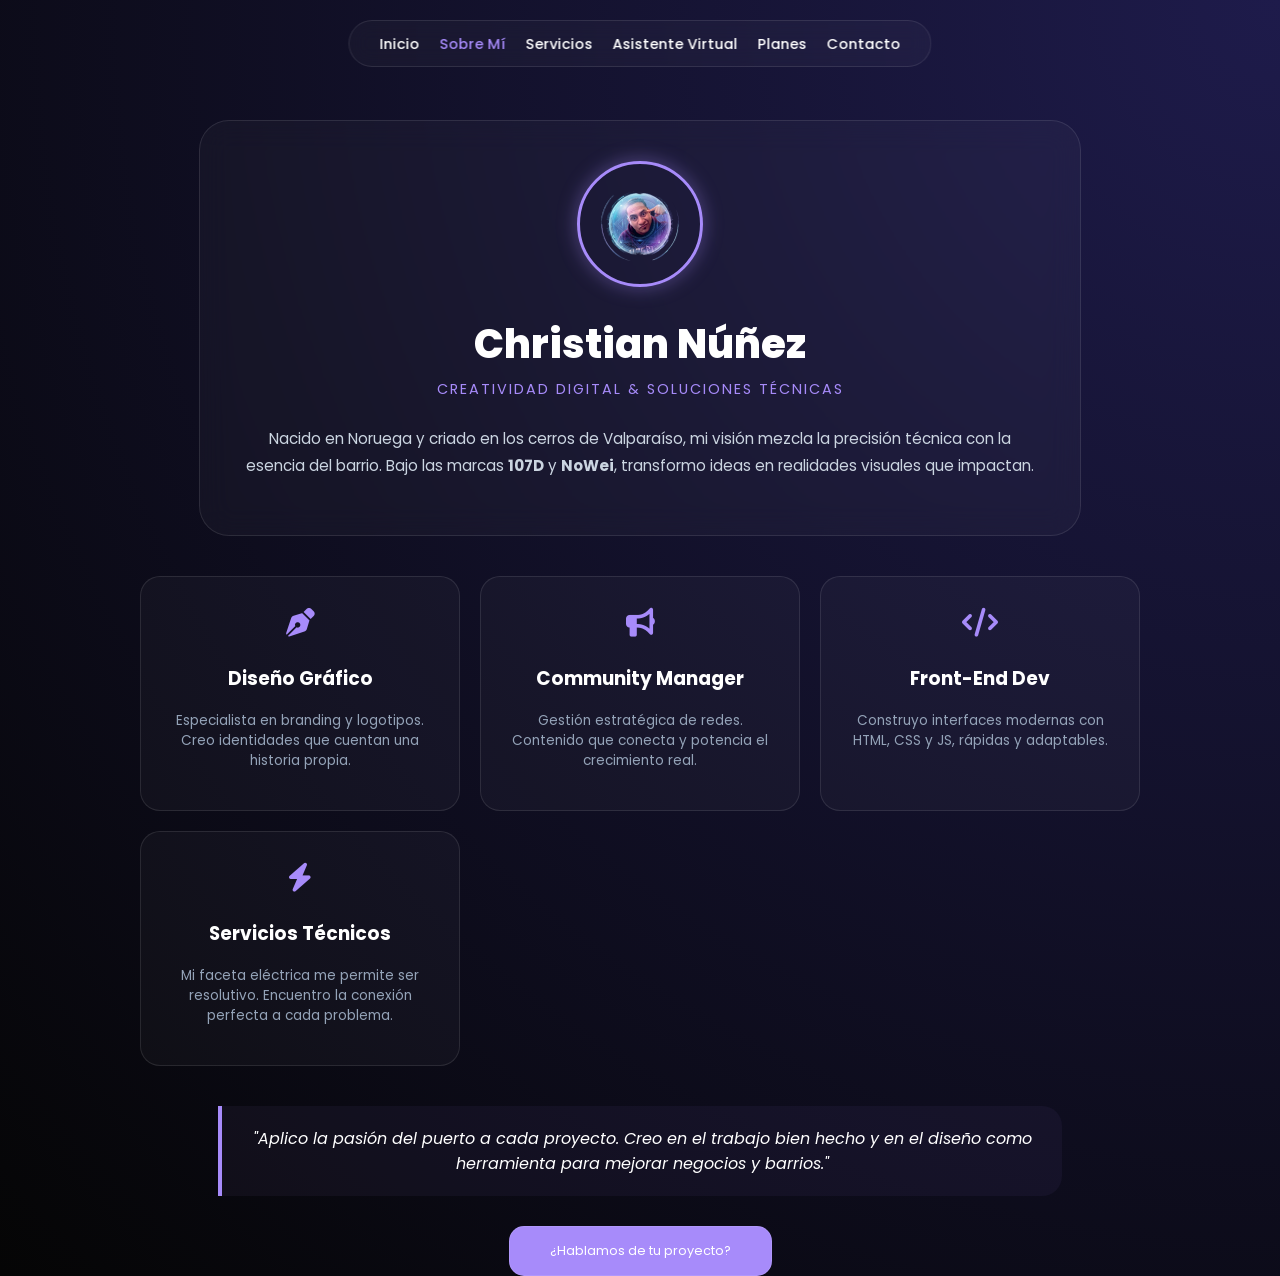
<file: sobremi.html>
<!DOCTYPE html>
<html lang="es">
<head>
    <meta charset="UTF-8">
    <meta name="viewport" content="width=device-width, initial-scale=1.0">
    <title>Sobre Mí - 107D</title>
    <link rel="stylesheet" href="style.css">
    <link rel="stylesheet" href="https://cdnjs.cloudflare.com/ajax/libs/font-awesome/6.0.0/css/all.min.css">
    <link href="https://fonts.googleapis.com/css2?family=Poppins:wght@300;400;600;800&display=swap" rel="stylesheet">
    
    <style>
        .profile-card {
            background: var(--glass);
            backdrop-filter: blur(15px);
            border: 1px solid var(--glass-border);
            padding: 40px;
            border-radius: 30px;
            max-width: 800px;
            width: 90%;
            margin-bottom: 40px;
        }

        .image-row {
            margin-bottom: 20px;
        }

        .profile-img {
            width: 120px;
            height: 120px;
            border-radius: 50%;
            object-fit: cover;
            border: 3px solid #a78bfa;
            box-shadow: 0 0 20px rgba(167, 139, 250, 0.4);
        }

        .services-grid {
            display: grid;
            grid-template-columns: repeat(auto-fit, minmax(240px, 1fr));
            gap: 20px;
            width: 90%;
            max-width: 1000px;
        }

        .service-item {
            background: rgba(255, 255, 255, 0.03);
            border: 1px solid var(--glass-border);
            padding: 25px;
            border-radius: 20px;
            transition: 0.3s;
        }

        .service-item:hover {
            background: rgba(255, 255, 255, 0.08);
            transform: translateY(-5px);
            border-color: #a78bfa;
        }

        .icon-modern {
            font-size: 1.8rem;
            color: #a78bfa;
            margin-bottom: 15px;
        }

        .quote-card {
            margin-top: 40px;
            padding: 20px;
            border-left: 4px solid #a78bfa;
            background: rgba(167, 139, 250, 0.05);
            border-radius: 0 20px 20px 0;
            max-width: 800px;
            font-style: italic;
        }

        .btn-highlight {
            background: #a78bfa !important;
            color: white !important;
            margin-top: 30px;
        }
    </style>
</head>
<body>

    <nav class="glass-nav-top">
        <ul class="nav-list">
            <li><a href="index.html">Inicio</a></li>
            <li><a href="sobremi.html" class="active">Sobre Mí</a></li>
            <li><a href="servicios.html">Servicios</a></li>
            <li><a href="canuia.html">Asistente Virtual</a></li>
            <li><a href="planes.html">Planes</a></li>
            <li><a href="contacto.html">Contacto</a></li>
        </ul>
    </nav>

    <main class="main-content">
        
        <section class="profile-card">
            <div class="image-row">
                <img src="https://elcanusw.github.io/testing/img107/canu.png" alt="Christian Núñez" class="profile-img">
            </div>
            <h1 style="font-size: 2.5rem; font-weight: 800; margin: 0;">Christian Núñez</h1>
            <p style="color: #a78bfa; letter-spacing: 2px; text-transform: uppercase; font-size: 0.9rem; margin-top: 5px;">Creatividad Digital & Soluciones Técnicas</p>
            
            <p style="line-height: 1.8; color: #cbd5e1; margin-top: 25px; font-size: 0.95rem;">
                Nacido en Noruega y criado en los cerros de Valparaíso, mi visión mezcla la precisión técnica con la esencia del barrio. Bajo las marcas <b>107D</b> y <b>NoWei</b>, transformo ideas en realidades visuales que impactan.
            </p>
        </section>

        <div class="services-grid">
            
            <div class="service-item">
                <div class="icon-modern"><i class="fas fa-pen-nib"></i></div>
                <h3>Diseño Gráfico</h3>
                <p style="font-size: 0.85rem; color: #94a3b8;">Especialista en branding y logotipos. Creo identidades que cuentan una historia propia.</p>
            </div>

            <div class="service-item">
                <div class="icon-modern"><i class="fas fa-bullhorn"></i></div>
                <h3>Community Manager</h3>
                <p style="font-size: 0.85rem; color: #94a3b8;">Gestión estratégica de redes. Contenido que conecta y potencia el crecimiento real.</p>
            </div>

            <div class="service-item">
                <div class="icon-modern"><i class="fas fa-code"></i></div>
                <h3>Front-End Dev</h3>
                <p style="font-size: 0.85rem; color: #94a3b8;">Construyo interfaces modernas con HTML, CSS y JS, rápidas y adaptables.</p>
            </div>

            <div class="service-item">
                <div class="icon-modern"><i class="fas fa-bolt"></i></div>
                <h3>Servicios Técnicos</h3>
                <p style="font-size: 0.85rem; color: #94a3b8;">Mi faceta eléctrica me permite ser resolutivo. Encuentro la conexión perfecta a cada problema.</p>
            </div>

        </div>

        <div class="quote-card">
            <p style="margin: 0; color: #fff;">
                "Aplico la pasión del puerto a cada proyecto. Creo en el trabajo bien hecho y en el diseño como herramienta para mejorar negocios y barrios."
            </p>
        </div>

        <a href="contacto.html" class="btn-bottom btn-highlight" style="position: static; transform: none; width: auto; padding: 15px 40px;">¿Hablamos de tu proyecto?</a>

    </main>
</body>
</html>
</file>
<file: style.css>
/* style.css - Tablero Central 107D */
:root {
    --primary-bg: #050505;
    --glass: rgba(255, 255, 255, 0.03);
    --glass-border: rgba(255, 255, 255, 0.1);
    --accent: #a78bfa; /* El púrpura de 107D */
}

body {
    background-color: var(--primary-bg);
    background-image: radial-gradient(circle at top right, #1e1b4b, #050505);
    color: white;
    font-family: 'Poppins', sans-serif;
    margin: 0;
    padding: 0;
    min-height: 100vh;
}

/* Arreglo del Menú que se ve desordenado en tu captura */
.glass-nav-top {
    position: fixed;
    top: 20px;
    left: 50%;
    transform: translateX(-50%);
    background: var(--glass);
    backdrop-filter: blur(10px);
    border: 1px solid var(--glass-border);
    padding: 10px 30px;
    border-radius: 50px;
    z-index: 1000;
}

.nav-list {
    display: flex;
    list-style: none;
    margin: 0;
    padding: 0;
    gap: 20px;
}

.nav-list a {
    color: white;
    text-decoration: none;
    font-size: 0.9rem;
    font-weight: 500;
    transition: 0.3s;
}

.nav-list a:hover, .nav-list a.active {
    color: var(--accent);
}

/* Espaciado para que el contenido no quede debajo del menú */
.main-content {
    padding-top: 120px;
    display: flex;
    flex-direction: column;
    align-items: center;
    text-align: center;
}

/* Panel Inferior (Footer) */
.bottom-panel {
    position: fixed;
    bottom: 20px;
    left: 50%;
    transform: translateX(-50%);
    display: flex;
    gap: 10px;
    z-index: 1000;
}

.btn-bottom {
    background: var(--glass);
    backdrop-filter: blur(10px);
    border: 1px solid var(--glass-border);
    color: white;
    padding: 10px 20px;
    border-radius: 15px;
    text-decoration: none;
    font-size: 0.8rem;
    transition: 0.3s;
}

.btn-bottom:hover {
    background: var(--accent);
    border-color: var(--accent);
}

/* Estilo para las tarjetas de servicios/planes */
.glass-card {
    background: var(--glass);
    backdrop-filter: blur(15px);
    border: 1px solid var(--glass-border);
    padding: 30px;
    border-radius: 25px;
    margin: 20px;
}
</file>
